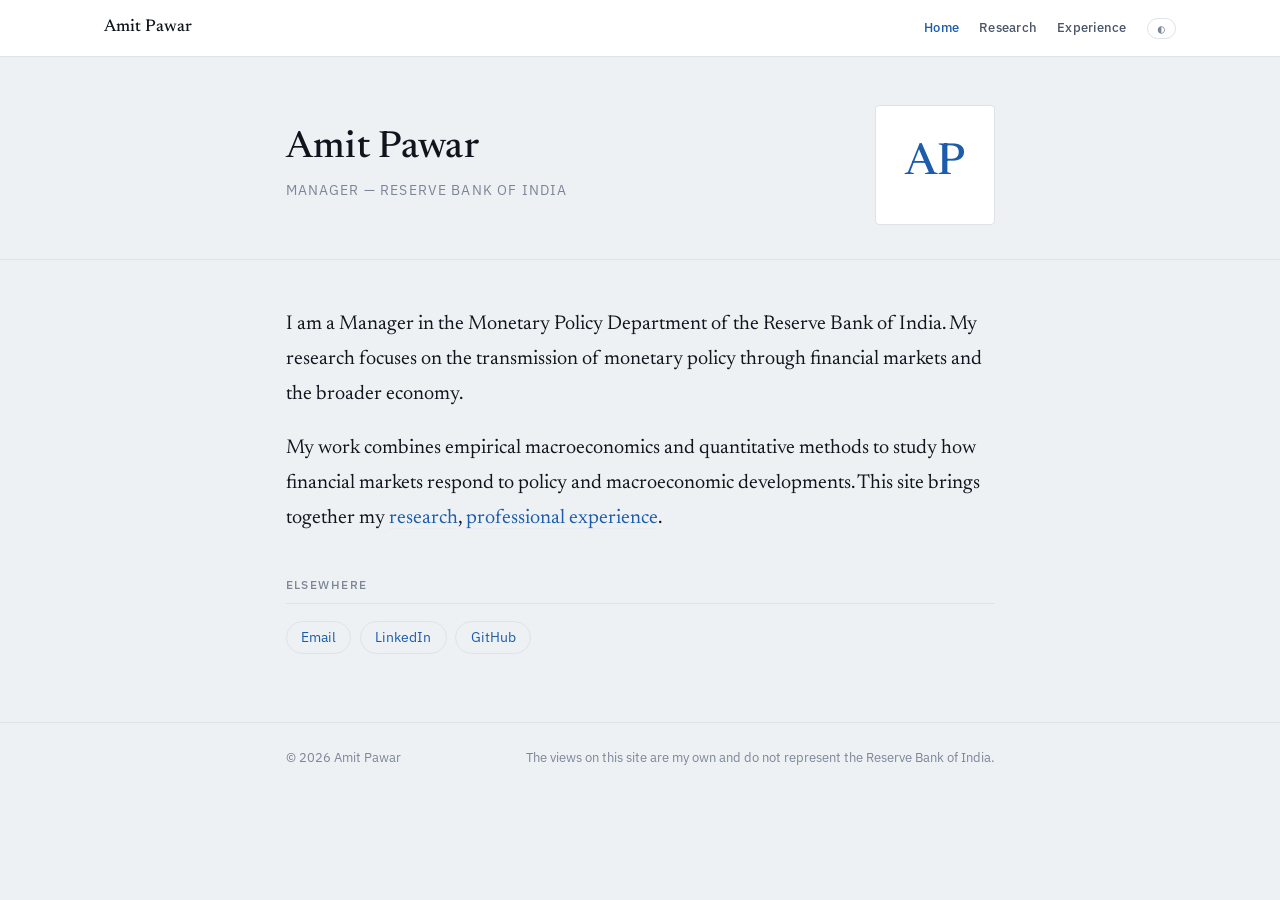
<file: index.html>
<!DOCTYPE html>
<html lang="en">
<head>
  <meta charset="UTF-8" />
  <meta name="viewport" content="width=device-width, initial-scale=1.0" />
  <title>Amit Pawar — Economist</title>
  <meta name="description" content="Amit Pawar, Manager at the Reserve Bank of India. Research on monetary transmission, the term structure of interest rates, and inflation dynamics in India." />
  <link rel="preconnect" href="https://fonts.googleapis.com" />
  <link rel="preconnect" href="https://fonts.gstatic.com" crossorigin />
  <link href="https://fonts.googleapis.com/css2?family=Newsreader:ital,opsz,wght@0,6..72,400;0,6..72,500;0,6..72,600;1,6..72,400&family=IBM+Plex+Sans:wght@400;500;600&family=IBM+Plex+Mono:wght@400;500;600&display=swap" rel="stylesheet" />
  <link rel="stylesheet" href="styles.css" />
  <script>
    try {
      var t = localStorage.getItem('theme');
      if (t) document.documentElement.setAttribute('data-theme', t);
    } catch (e) {}
  </script>
</head>
<body>

  <div class="site-nav">
    <div class="site-nav-inner">
      <a class="wordmark" href="index.html">Amit Pawar</a>
      <nav>
        <a href="index.html" class="active">Home</a>
        <a href="research.html">Research</a>
        <a href="experience.html">Experience</a>
        <button class="theme-toggle" type="button" aria-label="Toggle dark mode">◐</button>
      </nav>
    </div>
  </div>

  <header class="masthead">
    <div class="container">
      <div class="header-inner">
        <div class="header-text">
          <h1 class="name">Amit Pawar</h1>
          <div class="title-line">Manager &mdash; Reserve Bank of India</div>
        </div>
        <!-- To use a photo instead: <img class="headshot" src="photo.jpg" alt="Amit Pawar" /> -->
        <div class="monogram" aria-hidden="true">AP</div>
      </div>
    </div>
  </header>

  <main>
    <div class="container">
    
    <p class="bio">
      I am a Manager in the Monetary Policy Department of the Reserve Bank of
      India. My research focuses on the transmission of monetary policy through
      financial markets and the broader economy.
    </p>
    
    <p class="bio">
      My work combines empirical macroeconomics and quantitative methods to study
      how financial markets respond to policy and macroeconomic developments.
      This site brings together my <a href="research.html">research</a>,
      <a href="experience.html">professional experience</a>.
    </p>


      <section class="section">
        <div class="section-label">Elsewhere</div>
        <ul class="pill-list">
          <li><a href="mailto:amitnirvana11@gmail.com">Email</a></li>
          <li><a href="https://linkedin.com/in/amittppawar" target="_blank" rel="noopener">LinkedIn</a></li>
          <li><a href="https://github.com/a0pawar" target="_blank" rel="noopener">GitHub</a></li>
        </ul>
      </section>

    </div>
  </main>

  <footer>
    <div class="container">
      <span>&copy; <span id="year">2026</span> Amit Pawar</span>
      <span>The views on this site are my own and do not represent the Reserve Bank of India.</span>
    </div>
  </footer>

  <script src="site.js"></script>
</body>
</html>
</file>
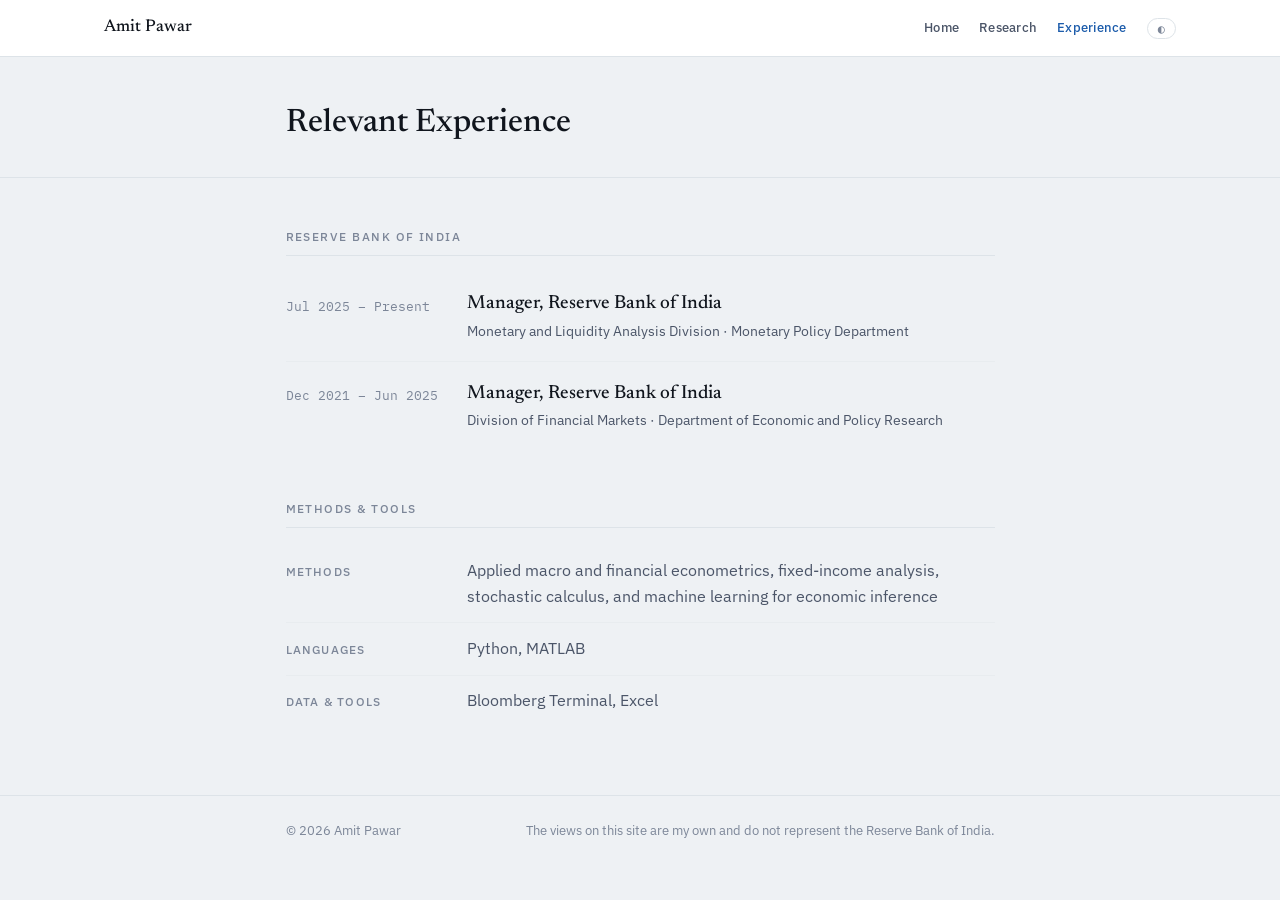
<file: experience.html>
<!DOCTYPE html>
<html lang="en">
<head>
  <meta charset="UTF-8" />
  <meta name="viewport" content="width=device-width, initial-scale=1.0" />
  <title>Experience — Amit Pawar</title>
  <meta name="description" content="Amit Pawar's roles at the Reserve Bank of India, along with the quantitative methods and tools he works with." />
  <link rel="preconnect" href="https://fonts.googleapis.com" />
  <link rel="preconnect" href="https://fonts.gstatic.com" crossorigin />
  <link href="https://fonts.googleapis.com/css2?family=Newsreader:ital,opsz,wght@0,6..72,400;0,6..72,500;0,6..72,600;1,6..72,400&family=IBM+Plex+Sans:wght@400;500;600&family=IBM+Plex+Mono:wght@400;500;600&display=swap" rel="stylesheet" />
  <link rel="stylesheet" href="styles.css" />
  <script>
    try {
      var t = localStorage.getItem('theme');
      if (t) document.documentElement.setAttribute('data-theme', t);
    } catch (e) {}
  </script>
</head>
<body>

  <div class="site-nav">
    <div class="site-nav-inner">
      <a class="wordmark" href="index.html">Amit Pawar</a>
      <nav>
        <a href="index.html">Home</a>
        <a href="research.html">Research</a>
        <a href="experience.html" class="active">Experience</a>
        <button class="theme-toggle" type="button" aria-label="Toggle dark mode">◐</button>
      </nav>
    </div>
  </div>

  <header class="masthead page-head">
    <div class="container">
      <h1 class="page-title">Relevant Experience</h1>
          </div>
  </header>

  <main>
    <div class="container">

      <section class="section">
        <div class="section-label">Reserve Bank of India</div>

        <div class="entry">
          <div class="entry-when">Jul 2025 – Present</div>
          <div>
            <div class="entry-title">Manager, Reserve Bank of India</div>
            <div class="entry-sub">Monetary and Liquidity Analysis Division · Monetary Policy Department</div>
          </div>
        </div>

        <div class="entry">
          <div class="entry-when">Dec 2021 – Jun 2025</div>
          <div>
            <div class="entry-title">Manager, Reserve Bank of India</div>
            <div class="entry-sub">Division of Financial Markets · Department of Economic and Policy Research</div>
          </div>
        </div>
      </section>

      <section class="section">
        <div class="section-label">Methods &amp; Tools</div>
        <div class="skill-row">
          <div class="skill-key">Methods</div>
          <p>Applied macro and financial econometrics, fixed-income analysis, stochastic calculus, and machine learning for economic inference</p>
        </div>
        <div class="skill-row">
          <div class="skill-key">Languages</div>
          <p>Python, MATLAB</p>
        </div>
        <div class="skill-row">
          <div class="skill-key">Data &amp; tools</div>
          <p>Bloomberg Terminal, Excel</p>
        </div>
      </section>



    </div>
  </main>

  <footer>
    <div class="container">
      <span>&copy; <span id="year">2026</span> Amit Pawar</span>
      <span>The views on this site are my own and do not represent the Reserve Bank of India.</span>
    </div>
  </footer>

  <script src="site.js"></script>
</body>
</html>
</file>
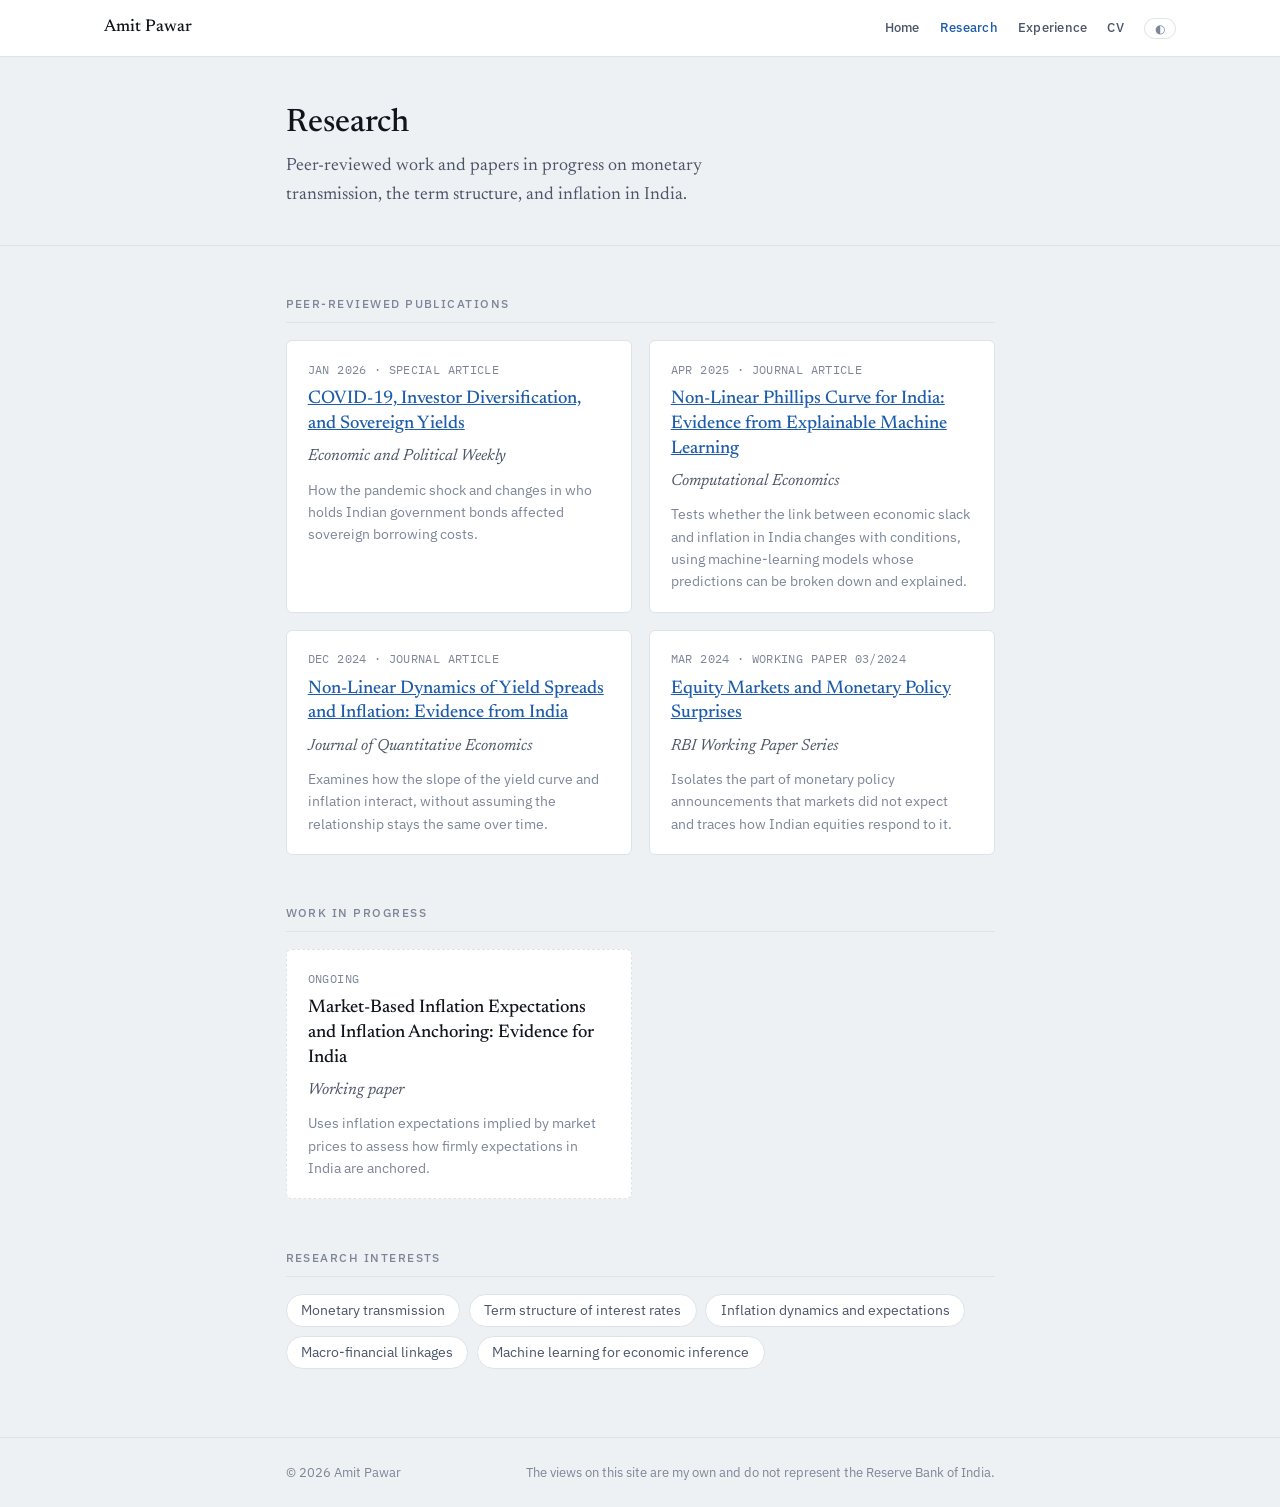
<file: research.html>
<!DOCTYPE html>
<html lang="en">
<head>
  <meta charset="UTF-8" />
  <meta name="viewport" content="width=device-width, initial-scale=1.0" />
  <title>Research — Amit Pawar</title>
  <meta name="description" content="Peer-reviewed research and working papers by Amit Pawar on monetary transmission, yield spreads, and inflation dynamics in India." />
  <link rel="preconnect" href="https://fonts.googleapis.com" />
  <link rel="preconnect" href="https://fonts.gstatic.com" crossorigin />
  <link href="https://fonts.googleapis.com/css2?family=Newsreader:ital,opsz,wght@0,6..72,400;0,6..72,500;0,6..72,600;1,6..72,400&family=IBM+Plex+Sans:wght@400;500;600&family=IBM+Plex+Mono:wght@400;500;600&display=swap" rel="stylesheet" />
  <link rel="stylesheet" href="styles.css" />
  <script>
    try {
      var t = localStorage.getItem('theme');
      if (t) document.documentElement.setAttribute('data-theme', t);
    } catch (e) {}
  </script>
</head>
<body>

  <div class="site-nav">
    <div class="site-nav-inner">
      <a class="wordmark" href="index.html">Amit Pawar</a>
      <nav>
        <a href="index.html">Home</a>
        <a href="research.html" class="active">Research</a>
        <a href="experience.html">Experience</a>
        <a href="Research_CV.pdf" target="_blank" rel="noopener">CV</a>
        <button class="theme-toggle" type="button" aria-label="Toggle dark mode">◐</button>
      </nav>
    </div>
  </div>

  <header class="masthead page-head">
    <div class="container">
      <h1 class="page-title">Research</h1>
      <p class="page-lede">Peer-reviewed work and papers in progress on monetary transmission, the term structure, and inflation in India.</p>
    </div>
  </header>

  <main>
    <div class="container">

      <section class="section">
        <div class="section-label">Peer-Reviewed Publications</div>
        <div class="card-grid">
          <article class="card">
            <div class="card-meta">JAN 2026 · SPECIAL ARTICLE</div>
            <h2 class="card-title"><a href="https://www.epw.in/journal/2026/2/special-articles/covid-19-investor-diversification-and-sovereign.html" target="_blank" rel="noopener">COVID-19, Investor Diversification, and Sovereign Yields</a></h2>
            <div class="card-venue">Economic and Political Weekly</div>
            <p class="card-desc">How the pandemic shock and changes in who holds Indian government bonds affected sovereign borrowing costs.</p>
          </article>
          <article class="card">
            <div class="card-meta">APR 2025 · JOURNAL ARTICLE</div>
            <h2 class="card-title"><a href="https://link.springer.com/article/10.1007/s10614-025-10942-z" target="_blank" rel="noopener">Non-Linear Phillips Curve for India: Evidence from Explainable Machine Learning</a></h2>
            <div class="card-venue">Computational Economics</div>
            <p class="card-desc">Tests whether the link between economic slack and inflation in India changes with conditions, using machine-learning models whose predictions can be broken down and explained.</p>
          </article>
          <article class="card">
            <div class="card-meta">DEC 2024 · JOURNAL ARTICLE</div>
            <h2 class="card-title"><a href="https://link.springer.com/article/10.1007/s40953-024-00410-0" target="_blank" rel="noopener">Non-Linear Dynamics of Yield Spreads and Inflation: Evidence from India</a></h2>
            <div class="card-venue">Journal of Quantitative Economics</div>
            <p class="card-desc">Examines how the slope of the yield curve and inflation interact, without assuming the relationship stays the same over time.</p>
          </article>
          <article class="card">
            <div class="card-meta">MAR 2024 · WORKING PAPER 03/2024</div>
            <h2 class="card-title"><a href="https://www.rbi.org.in/Scripts/PublicationsView.aspx?id=22443" target="_blank" rel="noopener">Equity Markets and Monetary Policy Surprises</a></h2>
            <div class="card-venue">RBI Working Paper Series</div>
            <p class="card-desc">Isolates the part of monetary policy announcements that markets did not expect and traces how Indian equities respond to it.</p>
          </article>
        </div>
      </section>

      <section class="section">
        <div class="section-label">Work in Progress</div>
        <div class="card-grid">
          <article class="card wip">
            <div class="card-meta">ONGOING</div>
            <h2 class="card-title">Market-Based Inflation Expectations and Inflation Anchoring: Evidence for India</h2>
            <div class="card-venue">Working paper</div>
            <p class="card-desc">Uses inflation expectations implied by market prices to assess how firmly expectations in India are anchored.</p>
          </article>
        </div>
      </section>

      <section class="section">
        <div class="section-label">Research Interests</div>
        <ul class="pill-list">
          <li><span>Monetary transmission</span></li>
          <li><span>Term structure of interest rates</span></li>
          <li><span>Inflation dynamics and expectations</span></li>
          <li><span>Macro-financial linkages</span></li>
          <li><span>Machine learning for economic inference</span></li>
        </ul>
      </section>

    </div>
  </main>

  <footer>
    <div class="container">
      <span>&copy; <span id="year">2026</span> Amit Pawar</span>
      <span>The views on this site are my own and do not represent the Reserve Bank of India.</span>
    </div>
  </footer>

  <script src="site.js"></script>
</body>
</html>
</file>
<file: styles.css>
*, *::before, *::after { box-sizing: border-box; margin: 0; padding: 0; }

:root {
  --surface-page: #eef1f4;
  --surface-card: #ffffff;
  --rule:         #dde3e8;
  --rule-soft:    #e8ecef;
  --ink:          #10151d;
  --ink-secondary:#4b5568;
  --ink-muted:    #7c8698;
  --accent-text:  #1c5cab;
  --accent-lt:    #e8edf4;
}
@media (prefers-color-scheme: dark) {
  :root:not([data-theme="light"]) {
    --surface-page: #12161c;
    --surface-card: #191f27;
    --rule:         #2a323d;
    --rule-soft:    #212933;
    --ink:          #f2f4f7;
    --ink-secondary:#b7c0cc;
    --ink-muted:    #7c8798;
    --accent-text:  #74aeef;
    --accent-lt:    #1c2a3a;
  }
}
:root[data-theme="dark"] {
  --surface-page: #12161c;
  --surface-card: #191f27;
  --rule:         #2a323d;
  --rule-soft:    #212933;
  --ink:          #f2f4f7;
  --ink-secondary:#b7c0cc;
  --ink-muted:    #7c8798;
  --accent-text:  #74aeef;
  --accent-lt:    #1c2a3a;
}

html { font-size: 17px; scroll-behavior: smooth; scroll-padding-top: 4rem; }

body {
  font-family: 'IBM Plex Sans', system-ui, sans-serif;
  font-weight: 400;
  background: var(--surface-page);
  color: var(--ink);
  line-height: 1.65;
  min-height: 100vh;
}

a { color: var(--accent-text); }

.container {
  max-width: 760px;
  margin: 0 auto;
  padding: 0 1.5rem;
}

/* ---- site nav ---- */
.site-nav {
  position: sticky;
  top: 0;
  z-index: 10;
  border-bottom: 1px solid var(--rule);
  background: var(--surface-card);
}
.site-nav-inner {
  max-width: 1120px;
  margin: 0 auto;
  padding: 14px 24px;
  display: flex;
  align-items: center;
  justify-content: space-between;
  gap: 16px;
  flex-wrap: wrap;
}
.site-nav .wordmark {
  font-family: 'Newsreader', Georgia, serif;
  font-weight: 500;
  font-size: 17px;
  color: var(--ink);
  text-decoration: none;
}
.site-nav nav { display: flex; align-items: center; gap: 20px; flex-wrap: wrap; }
.site-nav nav a {
  font-size: 13px;
  font-weight: 500;
  letter-spacing: 0.02em;
  color: var(--ink-secondary);
  text-decoration: none;
}
.site-nav nav a:hover, .site-nav nav a.active { color: var(--accent-text); }

.theme-toggle {
  font: 500 12px 'IBM Plex Mono', ui-monospace, monospace;
  color: var(--ink-muted);
  background: none;
  border: 1px solid var(--rule);
  border-radius: 2rem;
  padding: 2px 10px;
  cursor: pointer;
  transition: border-color 0.15s, color 0.15s;
}
.theme-toggle:hover { color: var(--accent-text); border-color: var(--accent-text); }

/* ---- masthead ---- */
header.masthead {
  border-bottom: 1px solid var(--rule);
  padding: 2.8rem 0 2rem;
}
.header-inner { display: flex; align-items: center; gap: 1.8rem; }
.header-text { flex: 1; }

.name {
  font-family: 'Newsreader', Georgia, serif;
  font-size: 2.2rem;
  font-weight: 500;
  letter-spacing: 0.01em;
  line-height: 1.2;
}
.title-line {
  margin-top: 0.35rem;
  font-size: 0.85rem;
  color: var(--ink-muted);
  letter-spacing: 0.08em;
  text-transform: uppercase;
}
.tagline {
  margin-top: 0.9rem;
  font-family: 'Newsreader', Georgia, serif;
  font-style: italic;
  font-size: 1.05rem;
  color: var(--ink-secondary);
}

.monogram {
  width: 120px;
  height: 120px;
  flex-shrink: 0;
  display: grid;
  place-items: center;
  border: 1px solid var(--rule);
  border-radius: 4px;
  background: var(--surface-card);
  font-family: 'Newsreader', Georgia, serif;
  font-size: 2.6rem;
  font-weight: 500;
  color: var(--accent-text);
}
.headshot {
  width: 150px;
  height: 150px;
  border-radius: 4px;
  object-fit: cover;
  flex-shrink: 0;
  border: 1px solid var(--rule);
}

/* subpage header */
.page-head { padding: 2.4rem 0 1.8rem; }
.page-title {
  font-family: 'Newsreader', Georgia, serif;
  font-size: 1.9rem;
  font-weight: 500;
  line-height: 1.2;
}
.page-lede {
  margin-top: 0.5rem;
  font-family: 'Newsreader', Georgia, serif;
  font-size: 1.05rem;
  color: var(--ink-secondary);
  max-width: 44ch;
}

/* ---- body ---- */
main { padding: 2.8rem 0 4rem; }

.more-link { margin-top: 1.1rem; font-size: 0.85rem; }
.more-link a { text-decoration: none; }
.more-link a:hover { text-decoration: underline; }

.bio {
  font-family: 'Newsreader', Georgia, serif;
  font-size: 1.18rem;
  line-height: 1.75;
  margin-bottom: 1.1rem;
}
.bio:last-of-type { margin-bottom: 2.2rem; }
.bio a {
  text-decoration: none;
  border-bottom: 1px solid var(--accent-lt);
  transition: border-color 0.15s;
}
.bio a:hover { border-color: var(--accent-text); }

.section { scroll-margin-top: 4rem; }
.section + .section { margin-top: 2.8rem; }

.section-label {
  font-size: 0.72rem;
  font-weight: 500;
  letter-spacing: 0.12em;
  text-transform: uppercase;
  color: var(--ink-muted);
  margin-bottom: 1rem;
  padding-bottom: 0.5rem;
  border-bottom: 1px solid var(--rule);
}

/* pills */
.pill-list { list-style: none; display: flex; flex-wrap: wrap; gap: 0.5rem; }
.pill-list a, .pill-list span {
  display: inline-block;
  font-size: 0.82rem;
  color: var(--accent-text);
  text-decoration: none;
  border: 1px solid var(--rule);
  border-radius: 2rem;
  padding: 0.25rem 0.85rem;
  transition: border-color 0.15s, background 0.15s;
}
.pill-list span { color: var(--ink-secondary); background: var(--surface-card); }
.pill-list a:hover { border-color: var(--accent-text); background: var(--accent-lt); }

/* research cards */
.card-grid {
  display: grid;
  grid-template-columns: repeat(2, 1fr);
  gap: 1rem;
}
.card {
  display: flex;
  flex-direction: column;
  padding: 1.1rem 1.25rem;
  border: 1px solid var(--rule);
  border-radius: 6px;
  background: var(--surface-card);
  transition: border-color 0.15s;
}
.card:hover { border-color: var(--accent-text); }
a.card { text-decoration: none; color: inherit; }
a.card:hover { background: var(--accent-lt); }
.card-meta {
  font-family: 'IBM Plex Mono', ui-monospace, monospace;
  font-size: 0.7rem;
  letter-spacing: 0.03em;
  color: var(--ink-muted);
  margin-bottom: 0.45rem;
}
.card-title {
  font-family: 'Newsreader', Georgia, serif;
  font-size: 1.08rem;
  font-weight: 500;
  line-height: 1.35;
  color: var(--accent-text);
  margin-bottom: 0.4rem;
}
.card-venue {
  font-family: 'Newsreader', Georgia, serif;
  font-style: italic;
  font-size: 0.95rem;
  color: var(--ink-secondary);
  margin-bottom: 0.5rem;
}
.card-desc { font-size: 0.85rem; color: var(--ink-muted); line-height: 1.55; }
.card.wip { border-style: dashed; }
.card.wip .card-title { color: var(--ink); }

/* timeline entries */
.entry {
  display: grid;
  grid-template-columns: 9.5rem 1fr;
  gap: 1.2rem;
  padding: 1.1rem 0;
  border-bottom: 1px solid var(--rule-soft);
}
.entry:first-of-type { padding-top: 0.2rem; }
.entry:last-child { border-bottom: none; }
.entry-when {
  font-family: 'IBM Plex Mono', ui-monospace, monospace;
  font-size: 0.75rem;
  color: var(--ink-muted);
  padding-top: 0.25rem;
}
.entry-title {
  font-family: 'Newsreader', Georgia, serif;
  font-size: 1.12rem;
  font-weight: 500;
  line-height: 1.35;
}
.entry-sub { font-size: 0.85rem; color: var(--ink-secondary); margin-top: 0.1rem; }
.entry ul { margin-top: 0.6rem; padding-left: 1rem; }
.entry li {
  font-size: 0.92rem;
  color: var(--ink-secondary);
  margin-bottom: 0.35rem;
}
.entry li::marker { color: var(--ink-muted); }

/* skills */
.skill-row {
  display: grid;
  grid-template-columns: 9.5rem 1fr;
  gap: 1.2rem;
  padding: 0.75rem 0;
  border-bottom: 1px solid var(--rule-soft);
  align-items: baseline;
}
.skill-row:last-child { border-bottom: none; }
.skill-key {
  font-size: 0.72rem;
  font-weight: 500;
  letter-spacing: 0.1em;
  text-transform: uppercase;
  color: var(--ink-muted);
}
.skill-row p { font-size: 0.92rem; color: var(--ink-secondary); }

footer {
  border-top: 1px solid var(--rule);
  padding: 1.4rem 0;
  font-size: 0.78rem;
  color: var(--ink-muted);
}
footer .container { display: flex; justify-content: space-between; gap: 1rem; flex-wrap: wrap; }

@media (max-width: 560px) {
  .card-grid { grid-template-columns: 1fr; }
  .entry, .skill-row { grid-template-columns: 1fr; gap: 0.2rem; }
  .entry-when { padding-top: 0; }
}
@media (max-width: 480px) {
  .name { font-size: 1.7rem; }
  .monogram { width: 80px; height: 80px; font-size: 1.8rem; }
  .headshot { width: 100px; height: 100px; }
  .site-nav nav { gap: 14px; }
}
</file>
